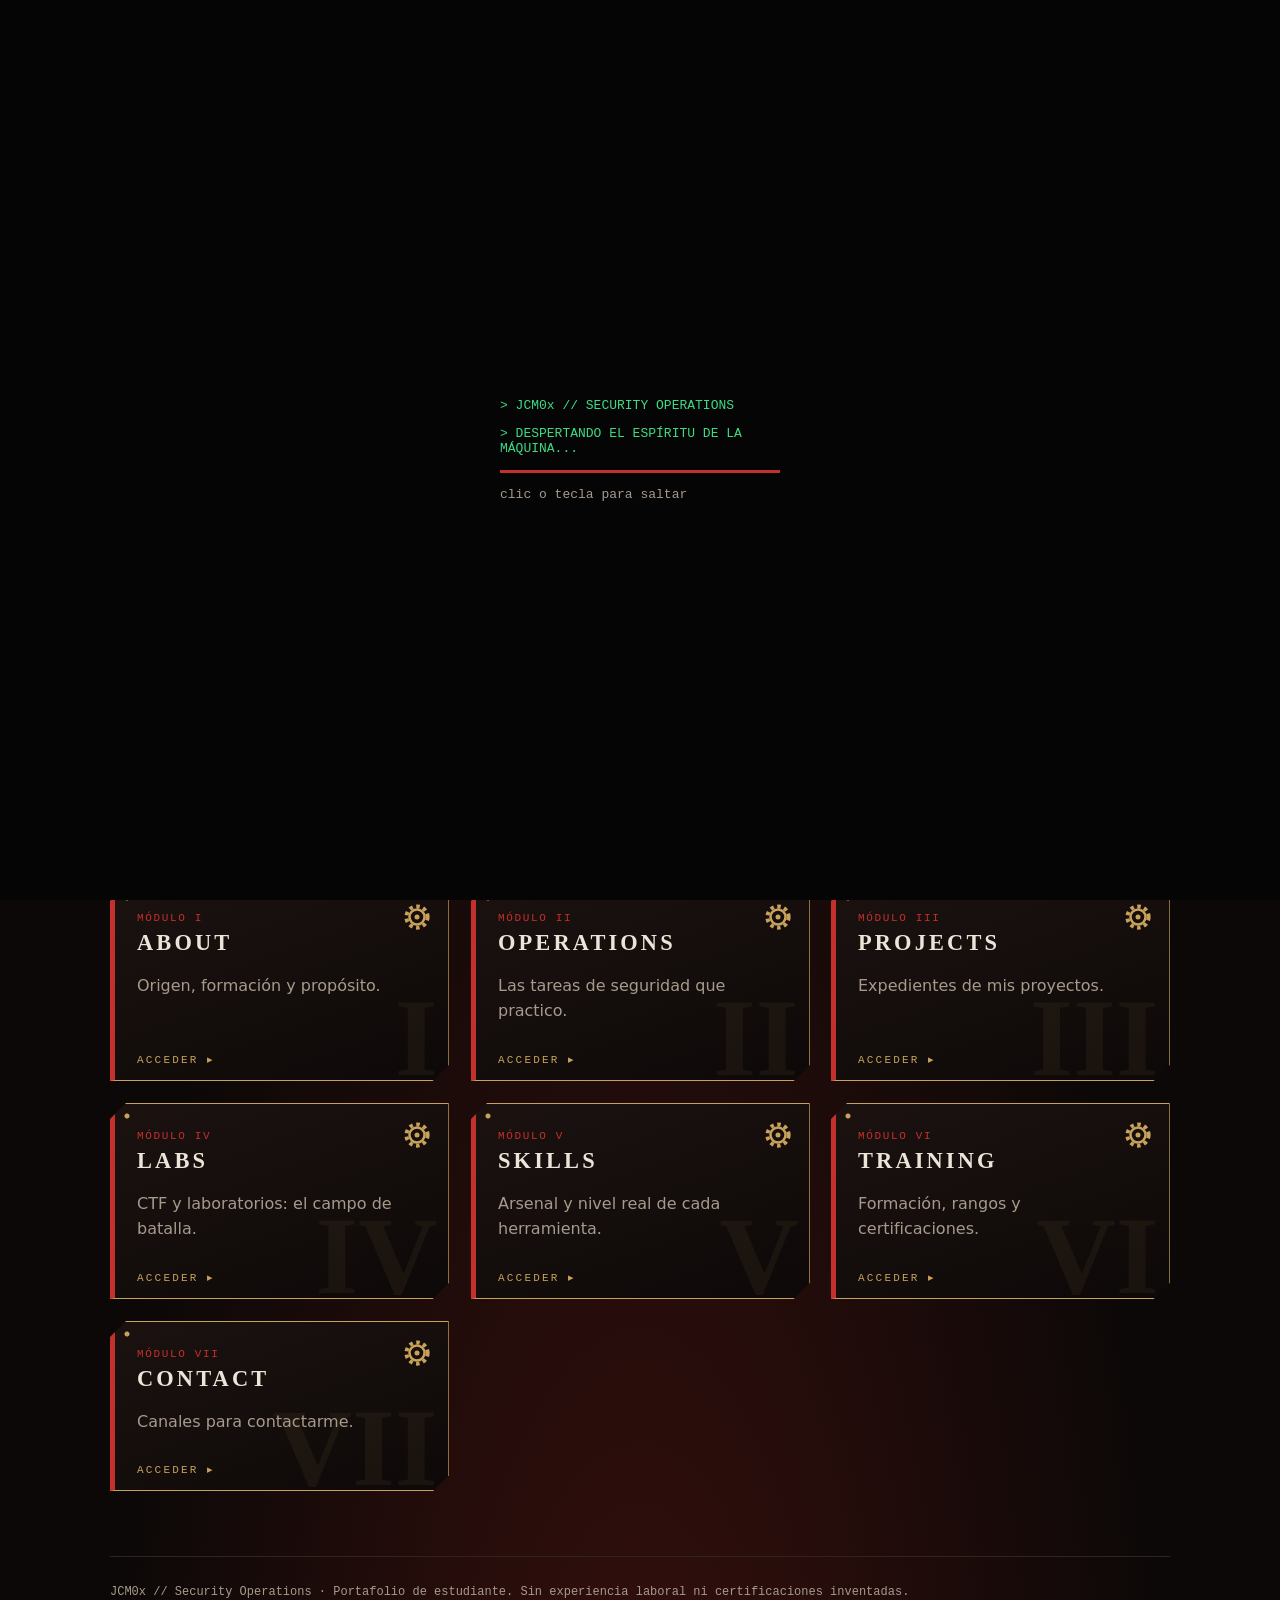
<file: index.html>
<!DOCTYPE html><html lang="es"><head><meta charset="utf-8"><meta name="viewport" content="width=device-width,initial-scale=1">
<title>HOME // JCM0x Security Operations</title><meta name="description" content="Portafolio de ciberseguridad de Jhonatan Steven: Blue Team, SOC, redes y práctica en pentesting."><meta name="theme-color" content="#0b0807">
<link rel="stylesheet" href="style.css"></head><body><canvas id="bg" aria-hidden="true"></canvas><a class="skip" href="#main">Saltar al contenido</a>
<header><div class="bar"><a class="brand" href="index.html"><svg class="cog" viewBox="0 0 24 24" width="22" height="22" aria-hidden="true" focusable="false"><circle cx="12" cy="12" r="8.5" fill="none" stroke="currentColor" stroke-width="3.2" stroke-dasharray="2.8 2.8"/><circle cx="12" cy="12" r="6" fill="none" stroke="currentColor" stroke-width="2"/><circle cx="12" cy="12" r="2" fill="currentColor"/></svg> JCM0x<span> // </span>SECOPS</a>
<button class="nav-toggle" aria-expanded="false" aria-controls="nav" aria-label="Abrir menú de navegación"><span>MENU</span> <svg class="cog" viewBox="0 0 24 24" width="22" height="22" aria-hidden="true" focusable="false"><circle cx="12" cy="12" r="8.5" fill="none" stroke="currentColor" stroke-width="3.2" stroke-dasharray="2.8 2.8"/><circle cx="12" cy="12" r="6" fill="none" stroke="currentColor" stroke-width="2"/><circle cx="12" cy="12" r="2" fill="currentColor"/></svg></button>
<nav id="nav" class="drawer" aria-label="Principal"><button class="dclose" type="button" aria-label="Cerrar menú">&#10005;</button><p class="dh">// NAVEGACIÓN DEL SISTEMA</p><ul><li><a href="index.html"><i>00</i><b>HOME</b><small>Portada del sistema</small></a></li><li><a href="about.html"><i>01</i><b>ABOUT</b><small>Quién soy y mi formación</small></a></li><li><a href="operations.html"><i>02</i><b>OPERATIONS</b><small>Tareas de seguridad en práctica</small></a></li><li><a href="projects.html"><i>03</i><b>PROJECTS</b><small>Case files de proyectos</small></a></li><li><a href="labs.html"><i>04</i><b>LABS</b><small>CTF y laboratorios</small></a></li><li><a href="skills.html"><i>05</i><b>SKILLS</b><small>Herramientas y nivel real</small></a></li><li><a href="training.html"><i>06</i><b>TRAINING</b><small>Formación y certificaciones</small></a></li><li><a href="contact.html"><i>07</i><b>CONTACT</b><small>GitHub, TryHackMe, LinkedIn, correo</small></a></li></ul><p class="dh dim">Elige un módulo para acceder.</p></nav><div class="veil" hidden></div></div>
<div class="bin" aria-hidden="true"><span>01001010 01000011 01001101 00110000 01111000 &#9670; 01010011 01000101 01000011 01001111 01010000 01010011 &#9670; 01001111 01001110 01001100 01001001 01001110 01000101 &#9670; 01001010 01000011 01001101 00110000 01111000 &#9670; 01010011 01000101 01000011 01001111 01010000 01010011 &#9670; 01001111 01001110 01001100 01001001 01001110 01000101</span></div></header>
<div id="boot" role="presentation"><div><p>&gt; JCM0x // SECURITY OPERATIONS</p><p>&gt; DESPERTANDO EL ESPÍRITU DE LA MÁQUINA...</p><i></i><p class="dim">clic o tecla para saltar</p></div></div>
<main id="main">
<section id="home" class="hero"><svg class="eye" viewBox="0 0 600 600" aria-hidden="true" focusable="false"><defs><radialGradient id="g"><stop offset="0" stop-color="#ff6b6e"/><stop offset=".35" stop-color="#c4302b"/><stop offset="1" stop-color="#c4302b" stop-opacity="0"/></radialGradient></defs><g fill="none"><circle cx="300" cy="300" r="282" stroke="#c4302b" stroke-width="1.5"/><g class="rot r1"><circle cx="300" cy="300" r="250" stroke="#c8a25a" stroke-width="22" stroke-dasharray="14 14"/><circle cx="300" cy="300" r="236" stroke="#c8a25a" stroke-width="2"/></g><g class="rot r2"><circle cx="300" cy="300" r="175" stroke="#c8a25a" stroke-width="14" stroke-dasharray="9 9"/><circle cx="300" cy="300" r="160" stroke="#c4302b" stroke-width="2" stroke-dasharray="40 12 4 12"/></g><path d="M300 10V80M300 520V590M10 300H80M520 300H590" stroke="#c4302b" stroke-width="2"/></g><circle class="core" cx="300" cy="300" r="95" fill="url(#g)"/><circle cx="300" cy="300" r="13" fill="#fff" fill-opacity=".85"/></svg><div>
<p class="warn">&#9650; ALERTA // LA RED DEBE SER DEFENDIDA</p>
<p class="sub">CYBERSECURITY STUDENT</p>
<h1 class="glitch" data-t="JCM0x">JCM<b>0x</b></h1>
<p class="prompt">jcm0x@secops:~$ <span>Sistema inicializado. Modo: aprendizaje.</span></p>
<p class="sub">BLUE TEAM // SOC // NETWORK SECURITY // PENTESTER</p>
<p class="sub">FOCO ACTUAL: <span id="role" style="color:var(--brass)">BLUE TEAM</span></p>
<p class="lead">Estudiante de Tecnólogo en Gestión de Redes de Datos (SENA), enfocado en Blue Team, SOC y seguridad de redes, con práctica en pentesting.</p>
<ul class="btns"><li><a class="btn primary" href="projects.html">VIEW PROJECTS</a></li><li><a class="btn" data-link="github" target="_blank" rel="noopener noreferrer" href="#">GITHUB</a></li><li><a class="btn" data-link="tryhackme" target="_blank" rel="noopener noreferrer" href="#">TRYHACKME</a></li><li><a class="btn" data-link="linkedin" target="_blank" rel="noopener noreferrer" href="#">LINKEDIN</a></li></ul>
</div>
<div class="ops-console" aria-label="Security Operations Console">
<div class="console-top"><div><span class="console-kicker">SEC // OPS</span><strong>SECURITY OPERATIONS CONSOLE</strong></div><span class="console-live"><i></i> SYSTEM ONLINE</span></div>
<div class="console-grid">
<div class="console-status"><div><span>NETWORK MONITOR</span><b>ACTIVE</b></div><div><span>LOG ANALYSIS</span><b>ACTIVE</b></div><div><span>THREAT MONITORING</span><b>LEARNING</b></div><div><span>INCIDENT ANALYSIS</span><b>LEARNING</b></div></div>
<div class="console-terminal"><div class="terminal-head"><span>TERMINAL // LOCAL</span><span>PORTFOLIO_DB</span></div><pre id="term" aria-live="polite" tabindex="0"></pre><label class="sr" for="cmd">Comando del terminal</label><div class="cmdline"><span aria-hidden="true">jcm0x@secops:~$</span><input id="cmd" autocomplete="off" spellcheck="false" placeholder="help"></div></div>
</div>
<div class="console-foot"><span>OPERATING MODE: <b>LEARNING</b></span><span>FOCUS: <b>BLUE TEAM</b></span><span>LOCAL CONSOLE · NO SYSTEM COMMANDS</span></div>
</div></section>
<section class="page"><h2>Módulos del sistema</h2><div class="grid modgrid"><a class="mod" href="about.html" data-n="I"><svg class="cog" viewBox="0 0 24 24" width="22" height="22" aria-hidden="true" focusable="false"><circle cx="12" cy="12" r="8.5" fill="none" stroke="currentColor" stroke-width="3.2" stroke-dasharray="2.8 2.8"/><circle cx="12" cy="12" r="6" fill="none" stroke="currentColor" stroke-width="2"/><circle cx="12" cy="12" r="2" fill="currentColor"/></svg><p class="kicker">MÓDULO I</p><h3>ABOUT</h3><p>Origen, formación y propósito.</p><span class="go">ACCEDER &#9656;</span></a><a class="mod" href="operations.html" data-n="II"><svg class="cog" viewBox="0 0 24 24" width="22" height="22" aria-hidden="true" focusable="false"><circle cx="12" cy="12" r="8.5" fill="none" stroke="currentColor" stroke-width="3.2" stroke-dasharray="2.8 2.8"/><circle cx="12" cy="12" r="6" fill="none" stroke="currentColor" stroke-width="2"/><circle cx="12" cy="12" r="2" fill="currentColor"/></svg><p class="kicker">MÓDULO II</p><h3>OPERATIONS</h3><p>Las tareas de seguridad que practico.</p><span class="go">ACCEDER &#9656;</span></a><a class="mod" href="projects.html" data-n="III"><svg class="cog" viewBox="0 0 24 24" width="22" height="22" aria-hidden="true" focusable="false"><circle cx="12" cy="12" r="8.5" fill="none" stroke="currentColor" stroke-width="3.2" stroke-dasharray="2.8 2.8"/><circle cx="12" cy="12" r="6" fill="none" stroke="currentColor" stroke-width="2"/><circle cx="12" cy="12" r="2" fill="currentColor"/></svg><p class="kicker">MÓDULO III</p><h3>PROJECTS</h3><p>Expedientes de mis proyectos.</p><span class="go">ACCEDER &#9656;</span></a><a class="mod" href="labs.html" data-n="IV"><svg class="cog" viewBox="0 0 24 24" width="22" height="22" aria-hidden="true" focusable="false"><circle cx="12" cy="12" r="8.5" fill="none" stroke="currentColor" stroke-width="3.2" stroke-dasharray="2.8 2.8"/><circle cx="12" cy="12" r="6" fill="none" stroke="currentColor" stroke-width="2"/><circle cx="12" cy="12" r="2" fill="currentColor"/></svg><p class="kicker">MÓDULO IV</p><h3>LABS</h3><p>CTF y laboratorios: el campo de batalla.</p><span class="go">ACCEDER &#9656;</span></a><a class="mod" href="skills.html" data-n="V"><svg class="cog" viewBox="0 0 24 24" width="22" height="22" aria-hidden="true" focusable="false"><circle cx="12" cy="12" r="8.5" fill="none" stroke="currentColor" stroke-width="3.2" stroke-dasharray="2.8 2.8"/><circle cx="12" cy="12" r="6" fill="none" stroke="currentColor" stroke-width="2"/><circle cx="12" cy="12" r="2" fill="currentColor"/></svg><p class="kicker">MÓDULO V</p><h3>SKILLS</h3><p>Arsenal y nivel real de cada herramienta.</p><span class="go">ACCEDER &#9656;</span></a><a class="mod" href="training.html" data-n="VI"><svg class="cog" viewBox="0 0 24 24" width="22" height="22" aria-hidden="true" focusable="false"><circle cx="12" cy="12" r="8.5" fill="none" stroke="currentColor" stroke-width="3.2" stroke-dasharray="2.8 2.8"/><circle cx="12" cy="12" r="6" fill="none" stroke="currentColor" stroke-width="2"/><circle cx="12" cy="12" r="2" fill="currentColor"/></svg><p class="kicker">MÓDULO VI</p><h3>TRAINING</h3><p>Formación, rangos y certificaciones.</p><span class="go">ACCEDER &#9656;</span></a><a class="mod" href="contact.html" data-n="VII"><svg class="cog" viewBox="0 0 24 24" width="22" height="22" aria-hidden="true" focusable="false"><circle cx="12" cy="12" r="8.5" fill="none" stroke="currentColor" stroke-width="3.2" stroke-dasharray="2.8 2.8"/><circle cx="12" cy="12" r="6" fill="none" stroke="currentColor" stroke-width="2"/><circle cx="12" cy="12" r="2" fill="currentColor"/></svg><p class="kicker">MÓDULO VII</p><h3>CONTACT</h3><p>Canales para contactarme.</p><span class="go">ACCEDER &#9656;</span></a></div></section>
</main>
<footer>JCM0x // Security Operations · Portafolio de estudiante. Sin experiencia laboral ni certificaciones inventadas.</footer>
<script src="data.js"></script><script src="main.js"></script><script src="fx.js"></script></body></html>
</file>
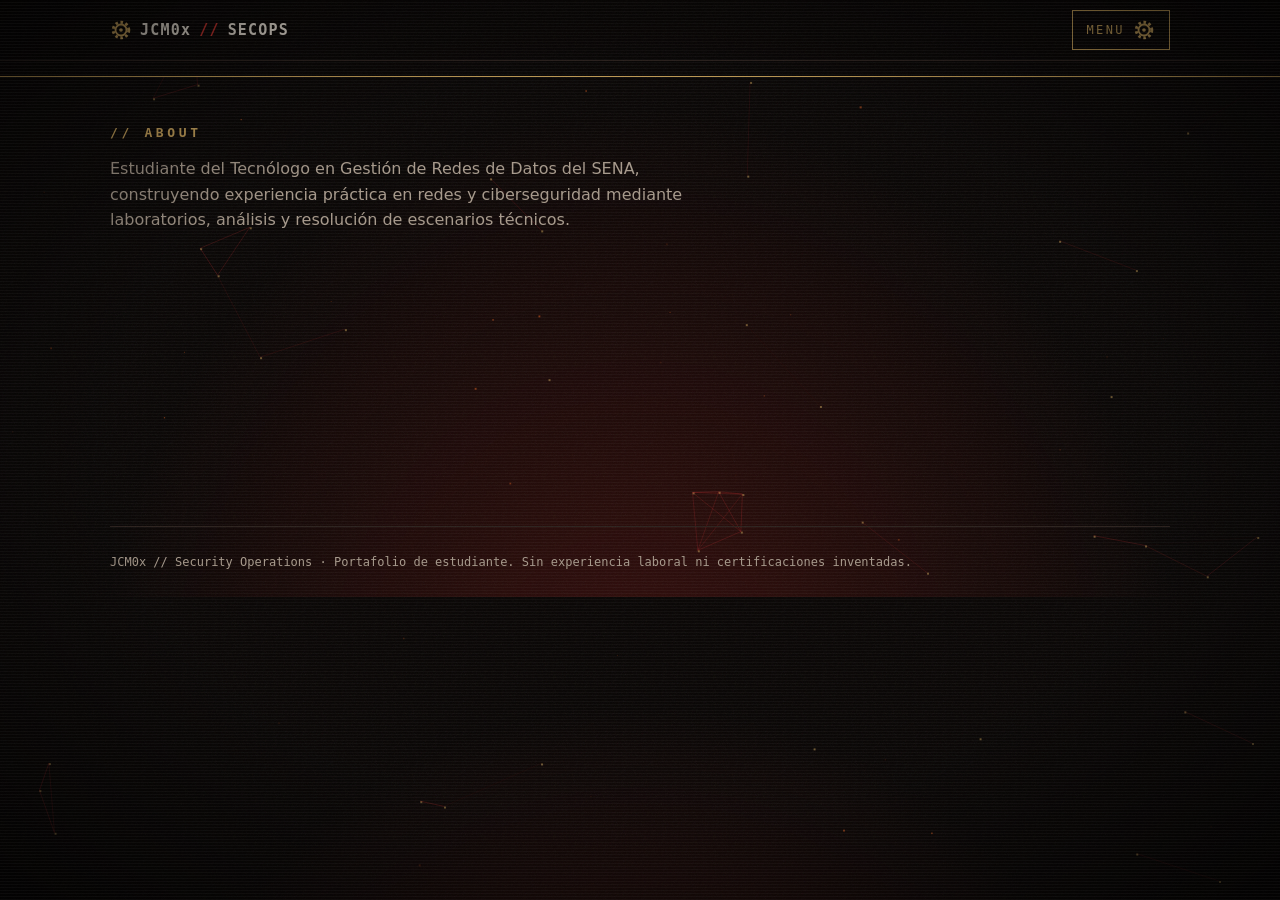
<file: about.html>
<!DOCTYPE html><html lang="es"><head><meta charset="utf-8"><meta name="viewport" content="width=device-width,initial-scale=1">
<title>ABOUT // JCM0x Security Operations</title><meta name="description" content="Portafolio de ciberseguridad de Jhonatan Steven: Blue Team, SOC, redes y práctica en pentesting."><meta name="theme-color" content="#0b0807">
<link rel="stylesheet" href="style.css"></head><body><canvas id="bg" aria-hidden="true"></canvas><a class="skip" href="#main">Saltar al contenido</a>
<header><div class="bar"><a class="brand" href="index.html"><svg class="cog" viewBox="0 0 24 24" width="22" height="22" aria-hidden="true" focusable="false"><circle cx="12" cy="12" r="8.5" fill="none" stroke="currentColor" stroke-width="3.2" stroke-dasharray="2.8 2.8"/><circle cx="12" cy="12" r="6" fill="none" stroke="currentColor" stroke-width="2"/><circle cx="12" cy="12" r="2" fill="currentColor"/></svg> JCM0x<span> // </span>SECOPS</a>
<button class="nav-toggle" aria-expanded="false" aria-controls="nav" aria-label="Abrir menú de navegación"><span>MENU</span> <svg class="cog" viewBox="0 0 24 24" width="22" height="22" aria-hidden="true" focusable="false"><circle cx="12" cy="12" r="8.5" fill="none" stroke="currentColor" stroke-width="3.2" stroke-dasharray="2.8 2.8"/><circle cx="12" cy="12" r="6" fill="none" stroke="currentColor" stroke-width="2"/><circle cx="12" cy="12" r="2" fill="currentColor"/></svg></button>
<nav id="nav" class="drawer" aria-label="Principal"><button class="dclose" type="button" aria-label="Cerrar menú">&#10005;</button><p class="dh">// NAVEGACIÓN DEL SISTEMA</p><ul><li><a href="index.html"><i>00</i><b>HOME</b><small>Portada del sistema</small></a></li><li><a href="about.html"><i>01</i><b>ABOUT</b><small>Quién soy y mi formación</small></a></li><li><a href="operations.html"><i>02</i><b>OPERATIONS</b><small>Tareas de seguridad en práctica</small></a></li><li><a href="projects.html"><i>03</i><b>PROJECTS</b><small>Case files de proyectos</small></a></li><li><a href="labs.html"><i>04</i><b>LABS</b><small>CTF y laboratorios</small></a></li><li><a href="skills.html"><i>05</i><b>SKILLS</b><small>Herramientas y nivel real</small></a></li><li><a href="training.html"><i>06</i><b>TRAINING</b><small>Formación y certificaciones</small></a></li><li><a href="contact.html"><i>07</i><b>CONTACT</b><small>GitHub, TryHackMe, LinkedIn, correo</small></a></li></ul><p class="dh dim">Elige un módulo para acceder.</p></nav><div class="veil" hidden></div></div>
<div class="bin" aria-hidden="true"><span>01001010 01000011 01001101 00110000 01111000 &#9670; 01010011 01000101 01000011 01001111 01010000 01010011 &#9670; 01001111 01001110 01001100 01001001 01001110 01000101 &#9670; 01001010 01000011 01001101 00110000 01111000 &#9670; 01010011 01000101 01000011 01001111 01010000 01010011 &#9670; 01001111 01001110 01001100 01001001 01001110 01000101</span></div></header>
<main id="main">
<section class="page"><h2>About</h2><p class="lead">Estudiante del Tecnólogo en Gestión de Redes de Datos del SENA, construyendo experiencia práctica en redes y ciberseguridad mediante laboratorios, análisis y resolución de escenarios técnicos.</p></section>
</main>
<footer>JCM0x // Security Operations · Portafolio de estudiante. Sin experiencia laboral ni certificaciones inventadas.</footer>
<script src="data.js"></script><script src="main.js"></script><script src="fx.js"></script></body></html>
</file>
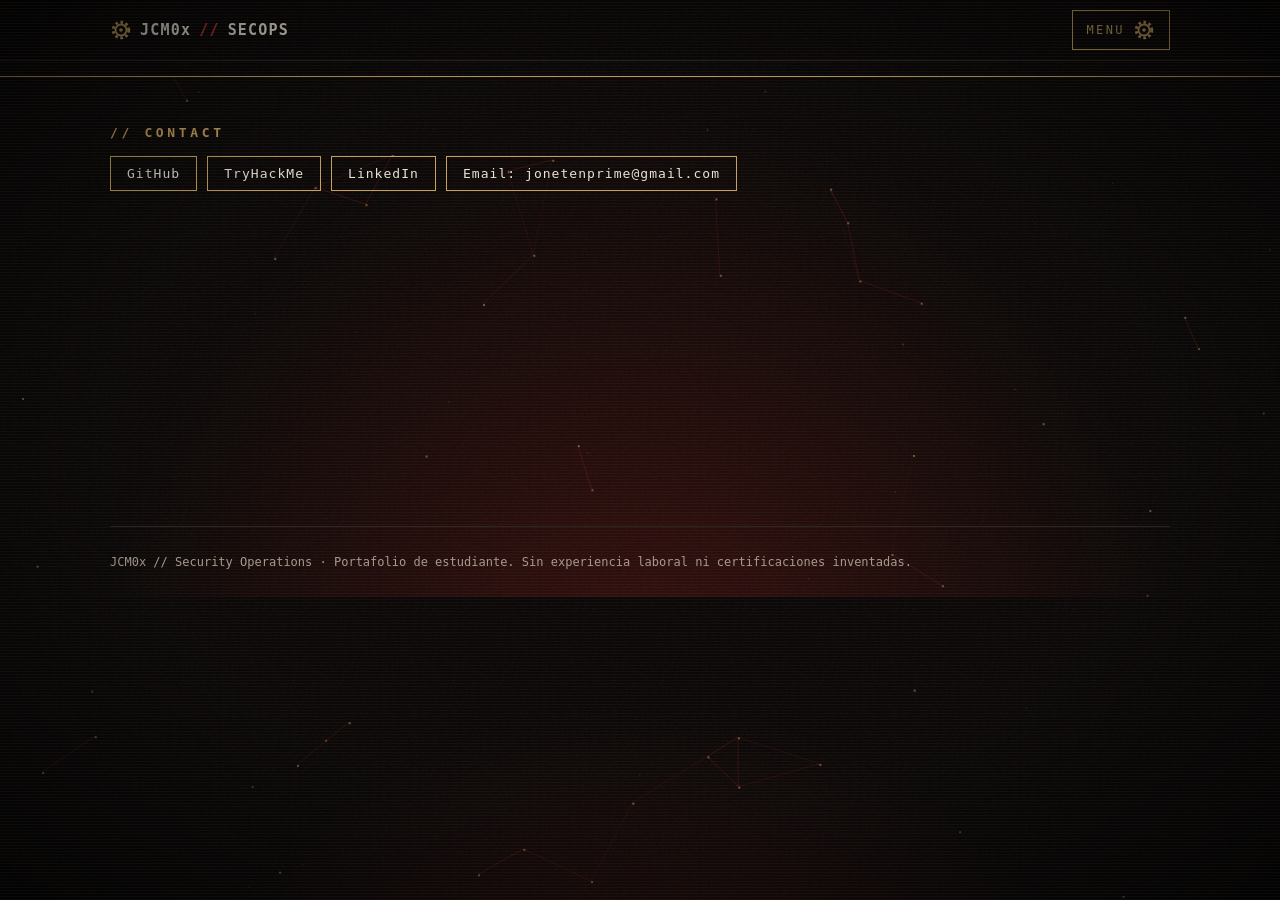
<file: contact.html>
<!DOCTYPE html><html lang="es"><head><meta charset="utf-8"><meta name="viewport" content="width=device-width,initial-scale=1">
<title>CONTACT // JCM0x Security Operations</title><meta name="description" content="Portafolio de ciberseguridad de Jhonatan Steven: Blue Team, SOC, redes y práctica en pentesting."><meta name="theme-color" content="#0b0807">
<link rel="stylesheet" href="style.css"></head><body><canvas id="bg" aria-hidden="true"></canvas><a class="skip" href="#main">Saltar al contenido</a>
<header><div class="bar"><a class="brand" href="index.html"><svg class="cog" viewBox="0 0 24 24" width="22" height="22" aria-hidden="true" focusable="false"><circle cx="12" cy="12" r="8.5" fill="none" stroke="currentColor" stroke-width="3.2" stroke-dasharray="2.8 2.8"/><circle cx="12" cy="12" r="6" fill="none" stroke="currentColor" stroke-width="2"/><circle cx="12" cy="12" r="2" fill="currentColor"/></svg> JCM0x<span> // </span>SECOPS</a>
<button class="nav-toggle" aria-expanded="false" aria-controls="nav" aria-label="Abrir menú de navegación"><span>MENU</span> <svg class="cog" viewBox="0 0 24 24" width="22" height="22" aria-hidden="true" focusable="false"><circle cx="12" cy="12" r="8.5" fill="none" stroke="currentColor" stroke-width="3.2" stroke-dasharray="2.8 2.8"/><circle cx="12" cy="12" r="6" fill="none" stroke="currentColor" stroke-width="2"/><circle cx="12" cy="12" r="2" fill="currentColor"/></svg></button>
<nav id="nav" class="drawer" aria-label="Principal"><button class="dclose" type="button" aria-label="Cerrar menú">&#10005;</button><p class="dh">// NAVEGACIÓN DEL SISTEMA</p><ul><li><a href="index.html"><i>00</i><b>HOME</b><small>Portada del sistema</small></a></li><li><a href="about.html"><i>01</i><b>ABOUT</b><small>Quién soy y mi formación</small></a></li><li><a href="operations.html"><i>02</i><b>OPERATIONS</b><small>Tareas de seguridad en práctica</small></a></li><li><a href="projects.html"><i>03</i><b>PROJECTS</b><small>Case files de proyectos</small></a></li><li><a href="labs.html"><i>04</i><b>LABS</b><small>CTF y laboratorios</small></a></li><li><a href="skills.html"><i>05</i><b>SKILLS</b><small>Herramientas y nivel real</small></a></li><li><a href="training.html"><i>06</i><b>TRAINING</b><small>Formación y certificaciones</small></a></li><li><a href="contact.html"><i>07</i><b>CONTACT</b><small>GitHub, TryHackMe, LinkedIn, correo</small></a></li></ul><p class="dh dim">Elige un módulo para acceder.</p></nav><div class="veil" hidden></div></div>
<div class="bin" aria-hidden="true"><span>01001010 01000011 01001101 00110000 01111000 &#9670; 01010011 01000101 01000011 01001111 01010000 01010011 &#9670; 01001111 01001110 01001100 01001001 01001110 01000101 &#9670; 01001010 01000011 01001101 00110000 01111000 &#9670; 01010011 01000101 01000011 01001111 01010000 01010011 &#9670; 01001111 01001110 01001100 01001001 01001110 01000101</span></div></header>
<main id="main">
<section class="page"><h2>Contact</h2><ul id="contact-list"></ul></section>
</main>
<footer>JCM0x // Security Operations · Portafolio de estudiante. Sin experiencia laboral ni certificaciones inventadas.</footer>
<script src="data.js"></script><script src="main.js"></script><script src="fx.js"></script></body></html>
</file>
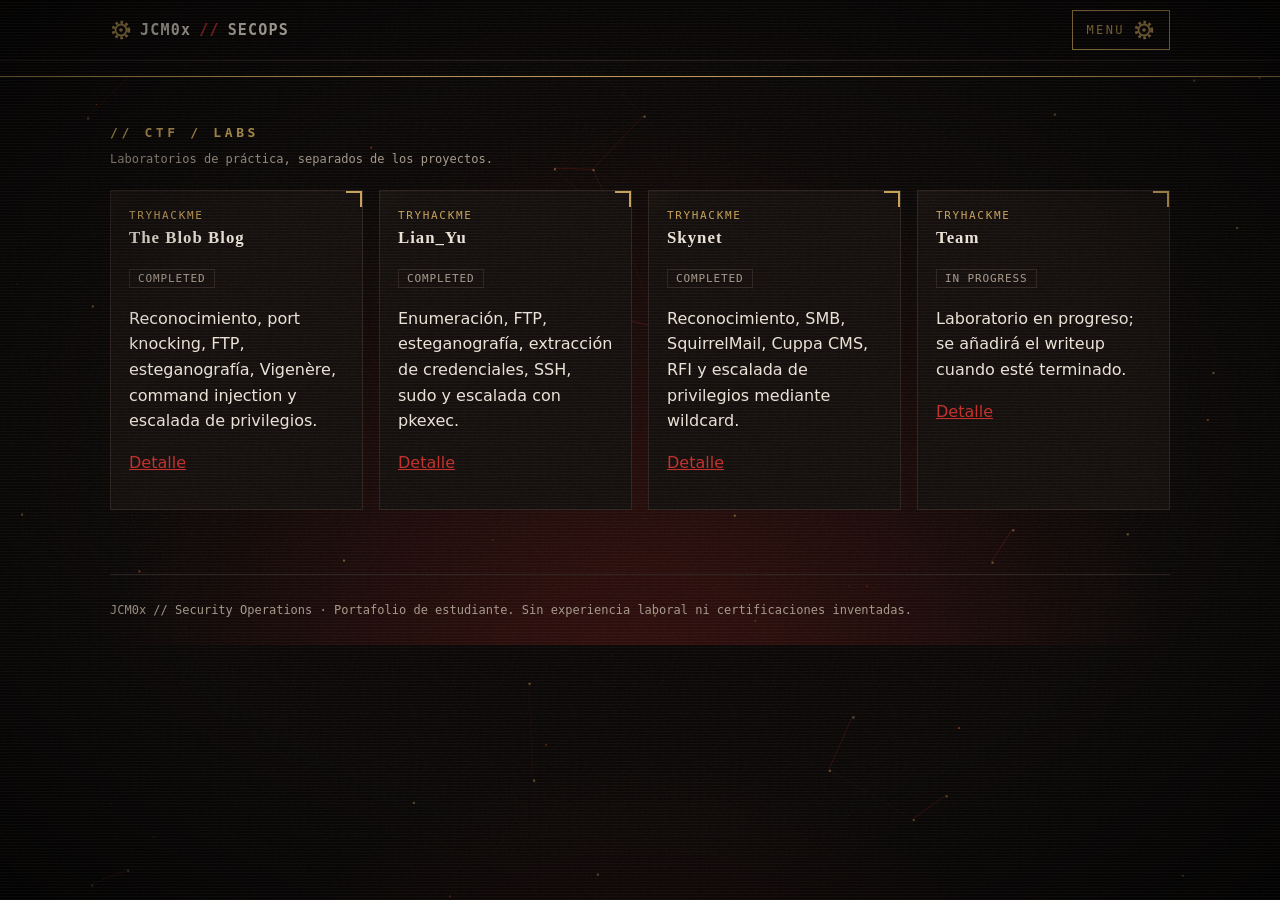
<file: labs.html>
<!DOCTYPE html><html lang="es"><head><meta charset="utf-8"><meta name="viewport" content="width=device-width,initial-scale=1">
<title>LABS // JCM0x Security Operations</title><meta name="description" content="Portafolio de ciberseguridad de Jhonatan Steven: Blue Team, SOC, redes y práctica en pentesting."><meta name="theme-color" content="#0b0807">
<link rel="stylesheet" href="style.css"></head><body><canvas id="bg" aria-hidden="true"></canvas><a class="skip" href="#main">Saltar al contenido</a>
<header><div class="bar"><a class="brand" href="index.html"><svg class="cog" viewBox="0 0 24 24" width="22" height="22" aria-hidden="true" focusable="false"><circle cx="12" cy="12" r="8.5" fill="none" stroke="currentColor" stroke-width="3.2" stroke-dasharray="2.8 2.8"/><circle cx="12" cy="12" r="6" fill="none" stroke="currentColor" stroke-width="2"/><circle cx="12" cy="12" r="2" fill="currentColor"/></svg> JCM0x<span> // </span>SECOPS</a>
<button class="nav-toggle" aria-expanded="false" aria-controls="nav" aria-label="Abrir menú de navegación"><span>MENU</span> <svg class="cog" viewBox="0 0 24 24" width="22" height="22" aria-hidden="true" focusable="false"><circle cx="12" cy="12" r="8.5" fill="none" stroke="currentColor" stroke-width="3.2" stroke-dasharray="2.8 2.8"/><circle cx="12" cy="12" r="6" fill="none" stroke="currentColor" stroke-width="2"/><circle cx="12" cy="12" r="2" fill="currentColor"/></svg></button>
<nav id="nav" class="drawer" aria-label="Principal"><button class="dclose" type="button" aria-label="Cerrar menú">&#10005;</button><p class="dh">// NAVEGACIÓN DEL SISTEMA</p><ul><li><a href="index.html"><i>00</i><b>HOME</b><small>Portada del sistema</small></a></li><li><a href="about.html"><i>01</i><b>ABOUT</b><small>Quién soy y mi formación</small></a></li><li><a href="operations.html"><i>02</i><b>OPERATIONS</b><small>Tareas de seguridad en práctica</small></a></li><li><a href="projects.html"><i>03</i><b>PROJECTS</b><small>Case files de proyectos</small></a></li><li><a href="labs.html"><i>04</i><b>LABS</b><small>CTF y laboratorios</small></a></li><li><a href="skills.html"><i>05</i><b>SKILLS</b><small>Herramientas y nivel real</small></a></li><li><a href="training.html"><i>06</i><b>TRAINING</b><small>Formación y certificaciones</small></a></li><li><a href="contact.html"><i>07</i><b>CONTACT</b><small>GitHub, TryHackMe, LinkedIn, correo</small></a></li></ul><p class="dh dim">Elige un módulo para acceder.</p></nav><div class="veil" hidden></div></div>
<div class="bin" aria-hidden="true"><span>01001010 01000011 01001101 00110000 01111000 &#9670; 01010011 01000101 01000011 01001111 01010000 01010011 &#9670; 01001111 01001110 01001100 01001001 01001110 01000101 &#9670; 01001010 01000011 01001101 00110000 01111000 &#9670; 01010011 01000101 01000011 01001111 01010000 01010011 &#9670; 01001111 01001110 01001100 01001001 01001110 01000101</span></div></header>
<main id="main">
<section class="page"><h2>CTF / Labs</h2><p class="note">Laboratorios de práctica, separados de los proyectos.</p><div class="grid" id="lab-list"></div></section>
</main>
<footer>JCM0x // Security Operations · Portafolio de estudiante. Sin experiencia laboral ni certificaciones inventadas.</footer>
<script src="data.js"></script><script src="main.js"></script><script src="fx.js"></script></body></html>
</file>
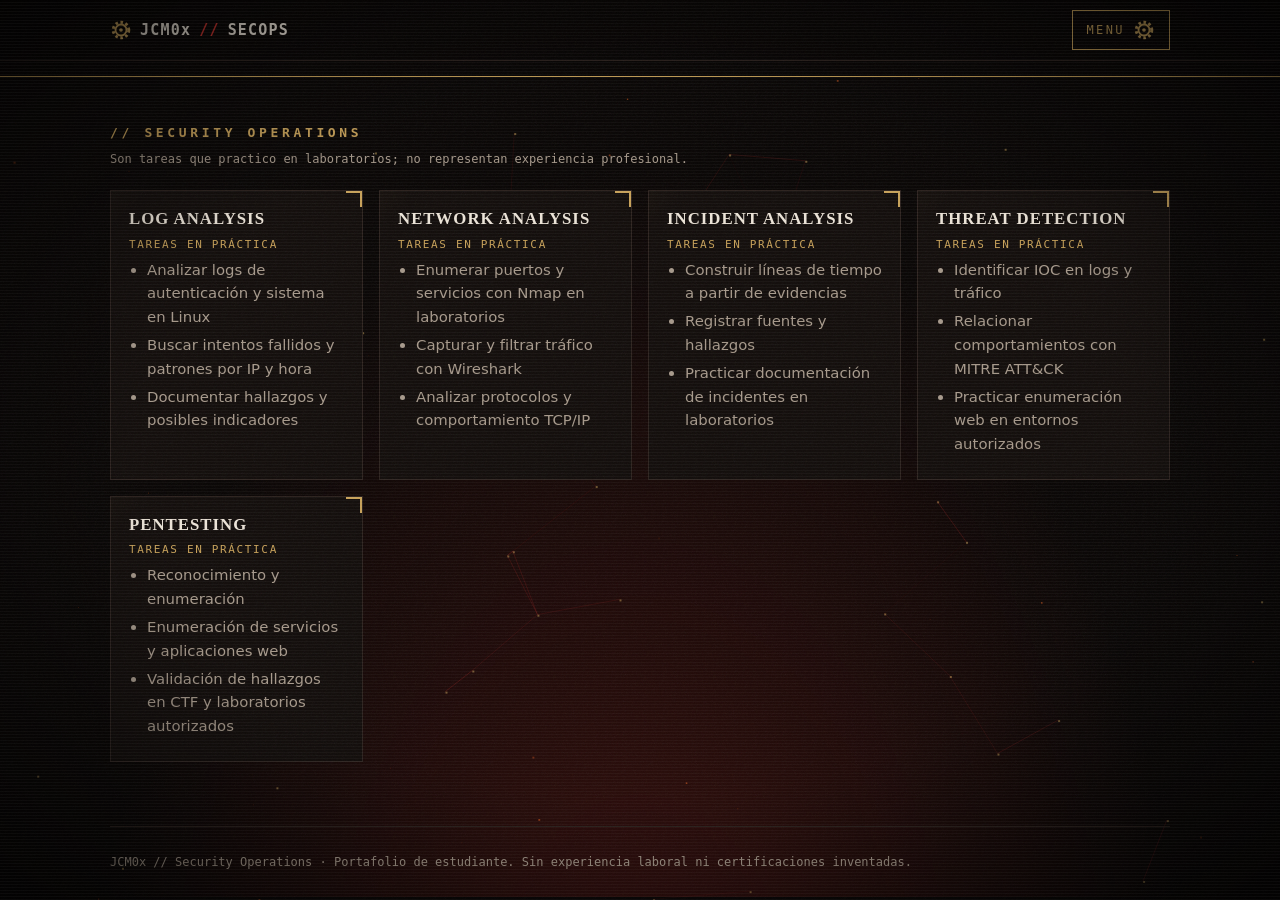
<file: operations.html>
<!DOCTYPE html><html lang="es"><head><meta charset="utf-8"><meta name="viewport" content="width=device-width,initial-scale=1">
<title>OPERATIONS // JCM0x Security Operations</title><meta name="description" content="Portafolio de ciberseguridad de Jhonatan Steven: Blue Team, SOC, redes y práctica en pentesting."><meta name="theme-color" content="#0b0807">
<link rel="stylesheet" href="style.css"></head><body><canvas id="bg" aria-hidden="true"></canvas><a class="skip" href="#main">Saltar al contenido</a>
<header><div class="bar"><a class="brand" href="index.html"><svg class="cog" viewBox="0 0 24 24" width="22" height="22" aria-hidden="true" focusable="false"><circle cx="12" cy="12" r="8.5" fill="none" stroke="currentColor" stroke-width="3.2" stroke-dasharray="2.8 2.8"/><circle cx="12" cy="12" r="6" fill="none" stroke="currentColor" stroke-width="2"/><circle cx="12" cy="12" r="2" fill="currentColor"/></svg> JCM0x<span> // </span>SECOPS</a>
<button class="nav-toggle" aria-expanded="false" aria-controls="nav" aria-label="Abrir menú de navegación"><span>MENU</span> <svg class="cog" viewBox="0 0 24 24" width="22" height="22" aria-hidden="true" focusable="false"><circle cx="12" cy="12" r="8.5" fill="none" stroke="currentColor" stroke-width="3.2" stroke-dasharray="2.8 2.8"/><circle cx="12" cy="12" r="6" fill="none" stroke="currentColor" stroke-width="2"/><circle cx="12" cy="12" r="2" fill="currentColor"/></svg></button>
<nav id="nav" class="drawer" aria-label="Principal"><button class="dclose" type="button" aria-label="Cerrar menú">&#10005;</button><p class="dh">// NAVEGACIÓN DEL SISTEMA</p><ul><li><a href="index.html"><i>00</i><b>HOME</b><small>Portada del sistema</small></a></li><li><a href="about.html"><i>01</i><b>ABOUT</b><small>Quién soy y mi formación</small></a></li><li><a href="operations.html"><i>02</i><b>OPERATIONS</b><small>Tareas de seguridad en práctica</small></a></li><li><a href="projects.html"><i>03</i><b>PROJECTS</b><small>Case files de proyectos</small></a></li><li><a href="labs.html"><i>04</i><b>LABS</b><small>CTF y laboratorios</small></a></li><li><a href="skills.html"><i>05</i><b>SKILLS</b><small>Herramientas y nivel real</small></a></li><li><a href="training.html"><i>06</i><b>TRAINING</b><small>Formación y certificaciones</small></a></li><li><a href="contact.html"><i>07</i><b>CONTACT</b><small>GitHub, TryHackMe, LinkedIn, correo</small></a></li></ul><p class="dh dim">Elige un módulo para acceder.</p></nav><div class="veil" hidden></div></div>
<div class="bin" aria-hidden="true"><span>01001010 01000011 01001101 00110000 01111000 &#9670; 01010011 01000101 01000011 01001111 01010000 01010011 &#9670; 01001111 01001110 01001100 01001001 01001110 01000101 &#9670; 01001010 01000011 01001101 00110000 01111000 &#9670; 01010011 01000101 01000011 01001111 01010000 01010011 &#9670; 01001111 01001110 01001100 01001001 01001110 01000101</span></div></header>
<main id="main">
<section class="page"><h2>Security Operations</h2><p class="note">Son tareas que practico en laboratorios; no representan experiencia profesional.</p><div class="grid" id="ops-grid"></div></section>
</main>
<footer>JCM0x // Security Operations · Portafolio de estudiante. Sin experiencia laboral ni certificaciones inventadas.</footer>
<script src="data.js"></script><script src="main.js"></script><script src="fx.js"></script></body></html>
</file>
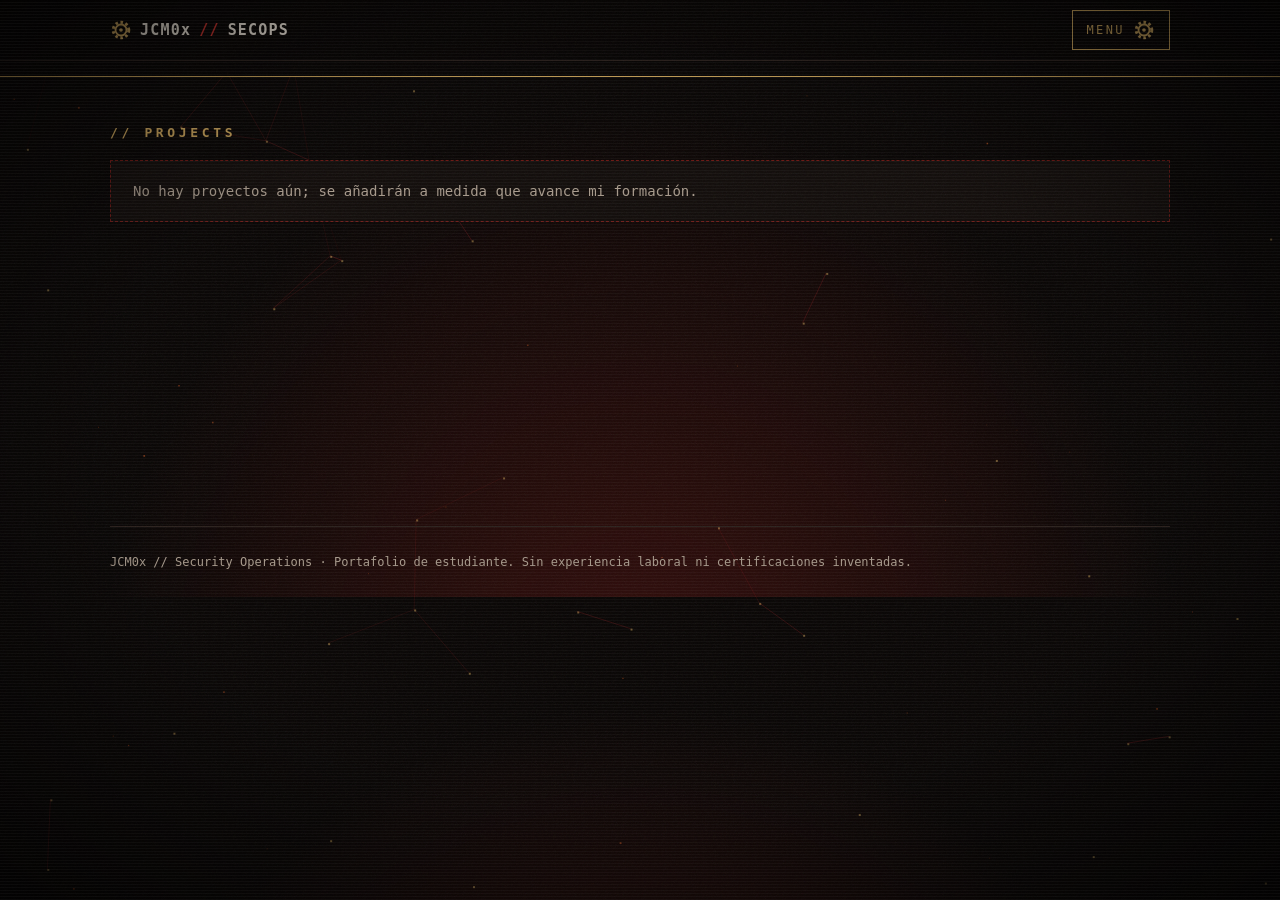
<file: projects.html>
<!DOCTYPE html><html lang="es"><head><meta charset="utf-8"><meta name="viewport" content="width=device-width,initial-scale=1">
<title>PROJECTS // JCM0x Security Operations</title><meta name="description" content="Portafolio de ciberseguridad de Jhonatan Steven: Blue Team, SOC, redes y práctica en pentesting."><meta name="theme-color" content="#0b0807">
<link rel="stylesheet" href="style.css"></head><body><canvas id="bg" aria-hidden="true"></canvas><a class="skip" href="#main">Saltar al contenido</a>
<header><div class="bar"><a class="brand" href="index.html"><svg class="cog" viewBox="0 0 24 24" width="22" height="22" aria-hidden="true" focusable="false"><circle cx="12" cy="12" r="8.5" fill="none" stroke="currentColor" stroke-width="3.2" stroke-dasharray="2.8 2.8"/><circle cx="12" cy="12" r="6" fill="none" stroke="currentColor" stroke-width="2"/><circle cx="12" cy="12" r="2" fill="currentColor"/></svg> JCM0x<span> // </span>SECOPS</a>
<button class="nav-toggle" aria-expanded="false" aria-controls="nav" aria-label="Abrir menú de navegación"><span>MENU</span> <svg class="cog" viewBox="0 0 24 24" width="22" height="22" aria-hidden="true" focusable="false"><circle cx="12" cy="12" r="8.5" fill="none" stroke="currentColor" stroke-width="3.2" stroke-dasharray="2.8 2.8"/><circle cx="12" cy="12" r="6" fill="none" stroke="currentColor" stroke-width="2"/><circle cx="12" cy="12" r="2" fill="currentColor"/></svg></button>
<nav id="nav" class="drawer" aria-label="Principal"><button class="dclose" type="button" aria-label="Cerrar menú">&#10005;</button><p class="dh">// NAVEGACIÓN DEL SISTEMA</p><ul><li><a href="index.html"><i>00</i><b>HOME</b><small>Portada del sistema</small></a></li><li><a href="about.html"><i>01</i><b>ABOUT</b><small>Quién soy y mi formación</small></a></li><li><a href="operations.html"><i>02</i><b>OPERATIONS</b><small>Tareas de seguridad en práctica</small></a></li><li><a href="projects.html"><i>03</i><b>PROJECTS</b><small>Case files de proyectos</small></a></li><li><a href="labs.html"><i>04</i><b>LABS</b><small>CTF y laboratorios</small></a></li><li><a href="skills.html"><i>05</i><b>SKILLS</b><small>Herramientas y nivel real</small></a></li><li><a href="training.html"><i>06</i><b>TRAINING</b><small>Formación y certificaciones</small></a></li><li><a href="contact.html"><i>07</i><b>CONTACT</b><small>GitHub, TryHackMe, LinkedIn, correo</small></a></li></ul><p class="dh dim">Elige un módulo para acceder.</p></nav><div class="veil" hidden></div></div>
<div class="bin" aria-hidden="true"><span>01001010 01000011 01001101 00110000 01111000 &#9670; 01010011 01000101 01000011 01001111 01010000 01010011 &#9670; 01001111 01001110 01001100 01001001 01001110 01000101 &#9670; 01001010 01000011 01001101 00110000 01111000 &#9670; 01010011 01000101 01000011 01001111 01010000 01010011 &#9670; 01001111 01001110 01001100 01001001 01001110 01000101</span></div></header>
<main id="main">
<section class="page"><h2>Projects</h2><div id="project-list"></div></section>
</main>
<footer>JCM0x // Security Operations · Portafolio de estudiante. Sin experiencia laboral ni certificaciones inventadas.</footer>
<script src="data.js"></script><script src="main.js"></script><script src="fx.js"></script></body></html>
</file>
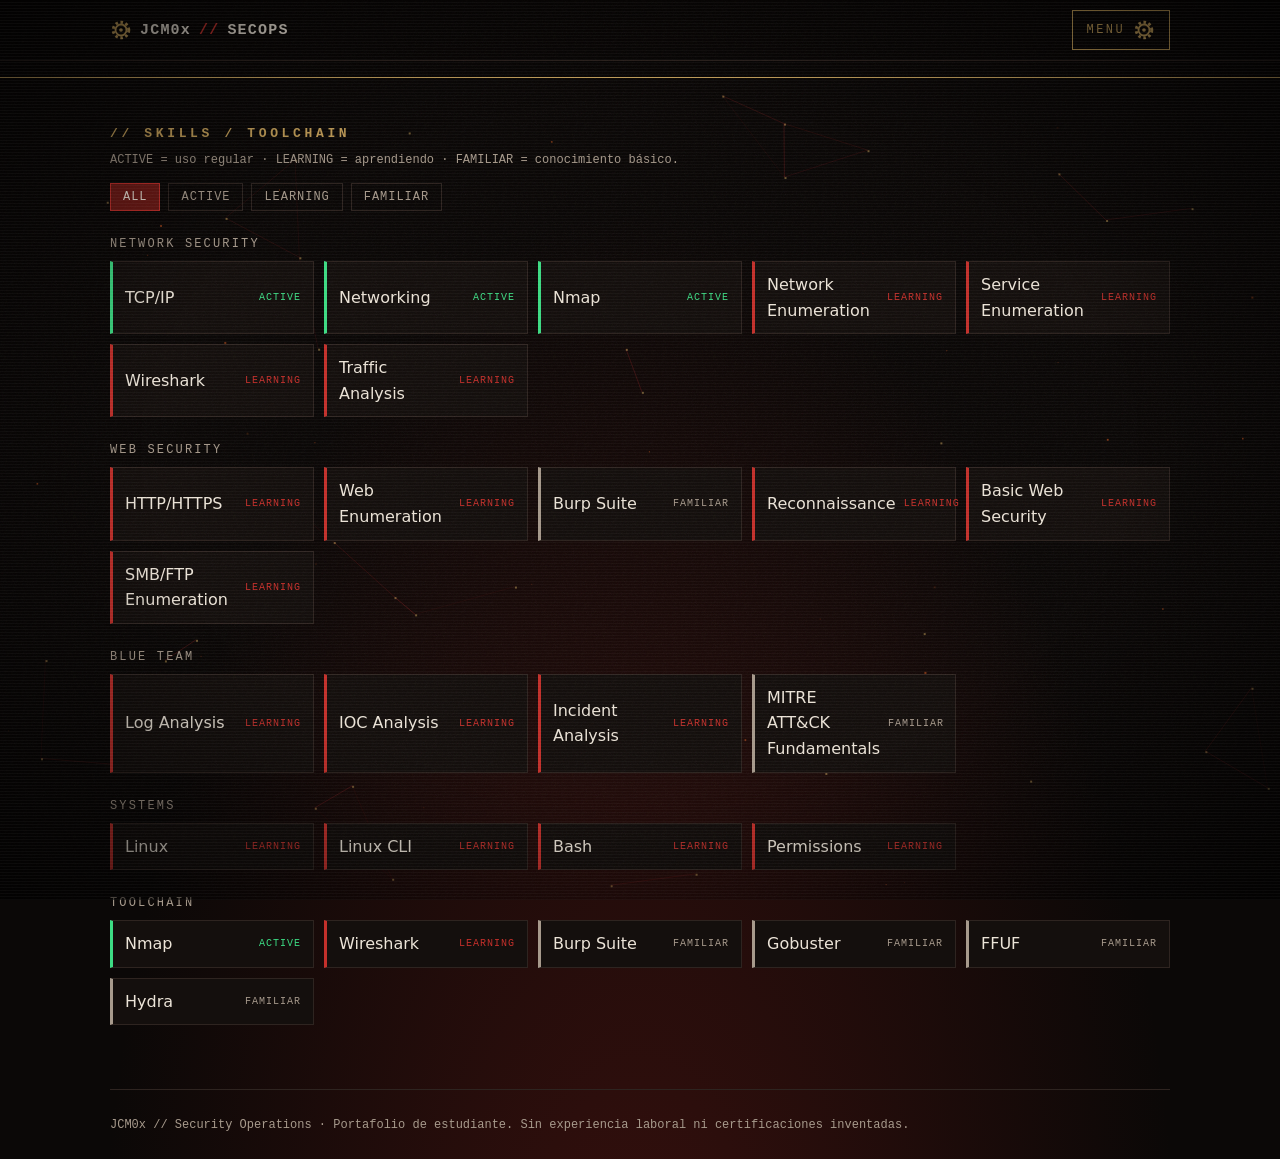
<file: skills.html>
<!DOCTYPE html><html lang="es"><head><meta charset="utf-8"><meta name="viewport" content="width=device-width,initial-scale=1">
<title>SKILLS // JCM0x Security Operations</title><meta name="description" content="Portafolio de ciberseguridad de Jhonatan Steven: Blue Team, SOC, redes y práctica en pentesting."><meta name="theme-color" content="#0b0807">
<link rel="stylesheet" href="style.css"></head><body><canvas id="bg" aria-hidden="true"></canvas><a class="skip" href="#main">Saltar al contenido</a>
<header><div class="bar"><a class="brand" href="index.html"><svg class="cog" viewBox="0 0 24 24" width="22" height="22" aria-hidden="true" focusable="false"><circle cx="12" cy="12" r="8.5" fill="none" stroke="currentColor" stroke-width="3.2" stroke-dasharray="2.8 2.8"/><circle cx="12" cy="12" r="6" fill="none" stroke="currentColor" stroke-width="2"/><circle cx="12" cy="12" r="2" fill="currentColor"/></svg> JCM0x<span> // </span>SECOPS</a>
<button class="nav-toggle" aria-expanded="false" aria-controls="nav" aria-label="Abrir menú de navegación"><span>MENU</span> <svg class="cog" viewBox="0 0 24 24" width="22" height="22" aria-hidden="true" focusable="false"><circle cx="12" cy="12" r="8.5" fill="none" stroke="currentColor" stroke-width="3.2" stroke-dasharray="2.8 2.8"/><circle cx="12" cy="12" r="6" fill="none" stroke="currentColor" stroke-width="2"/><circle cx="12" cy="12" r="2" fill="currentColor"/></svg></button>
<nav id="nav" class="drawer" aria-label="Principal"><button class="dclose" type="button" aria-label="Cerrar menú">&#10005;</button><p class="dh">// NAVEGACIÓN DEL SISTEMA</p><ul><li><a href="index.html"><i>00</i><b>HOME</b><small>Portada del sistema</small></a></li><li><a href="about.html"><i>01</i><b>ABOUT</b><small>Quién soy y mi formación</small></a></li><li><a href="operations.html"><i>02</i><b>OPERATIONS</b><small>Tareas de seguridad en práctica</small></a></li><li><a href="projects.html"><i>03</i><b>PROJECTS</b><small>Case files de proyectos</small></a></li><li><a href="labs.html"><i>04</i><b>LABS</b><small>CTF y laboratorios</small></a></li><li><a href="skills.html"><i>05</i><b>SKILLS</b><small>Herramientas y nivel real</small></a></li><li><a href="training.html"><i>06</i><b>TRAINING</b><small>Formación y certificaciones</small></a></li><li><a href="contact.html"><i>07</i><b>CONTACT</b><small>GitHub, TryHackMe, LinkedIn, correo</small></a></li></ul><p class="dh dim">Elige un módulo para acceder.</p></nav><div class="veil" hidden></div></div>
<div class="bin" aria-hidden="true"><span>01001010 01000011 01001101 00110000 01111000 &#9670; 01010011 01000101 01000011 01001111 01010000 01010011 &#9670; 01001111 01001110 01001100 01001001 01001110 01000101 &#9670; 01001010 01000011 01001101 00110000 01111000 &#9670; 01010011 01000101 01000011 01001111 01010000 01010011 &#9670; 01001111 01001110 01001100 01001001 01001110 01000101</span></div></header>
<main id="main">
<section class="page"><h2>Skills / Toolchain</h2><p class="note">ACTIVE = uso regular · LEARNING = aprendiendo · FAMILIAR = conocimiento básico.</p><div id="skill-grid"></div></section>
</main>
<footer>JCM0x // Security Operations · Portafolio de estudiante. Sin experiencia laboral ni certificaciones inventadas.</footer>
<script src="data.js"></script><script src="main.js"></script><script src="fx.js"></script></body></html>
</file>
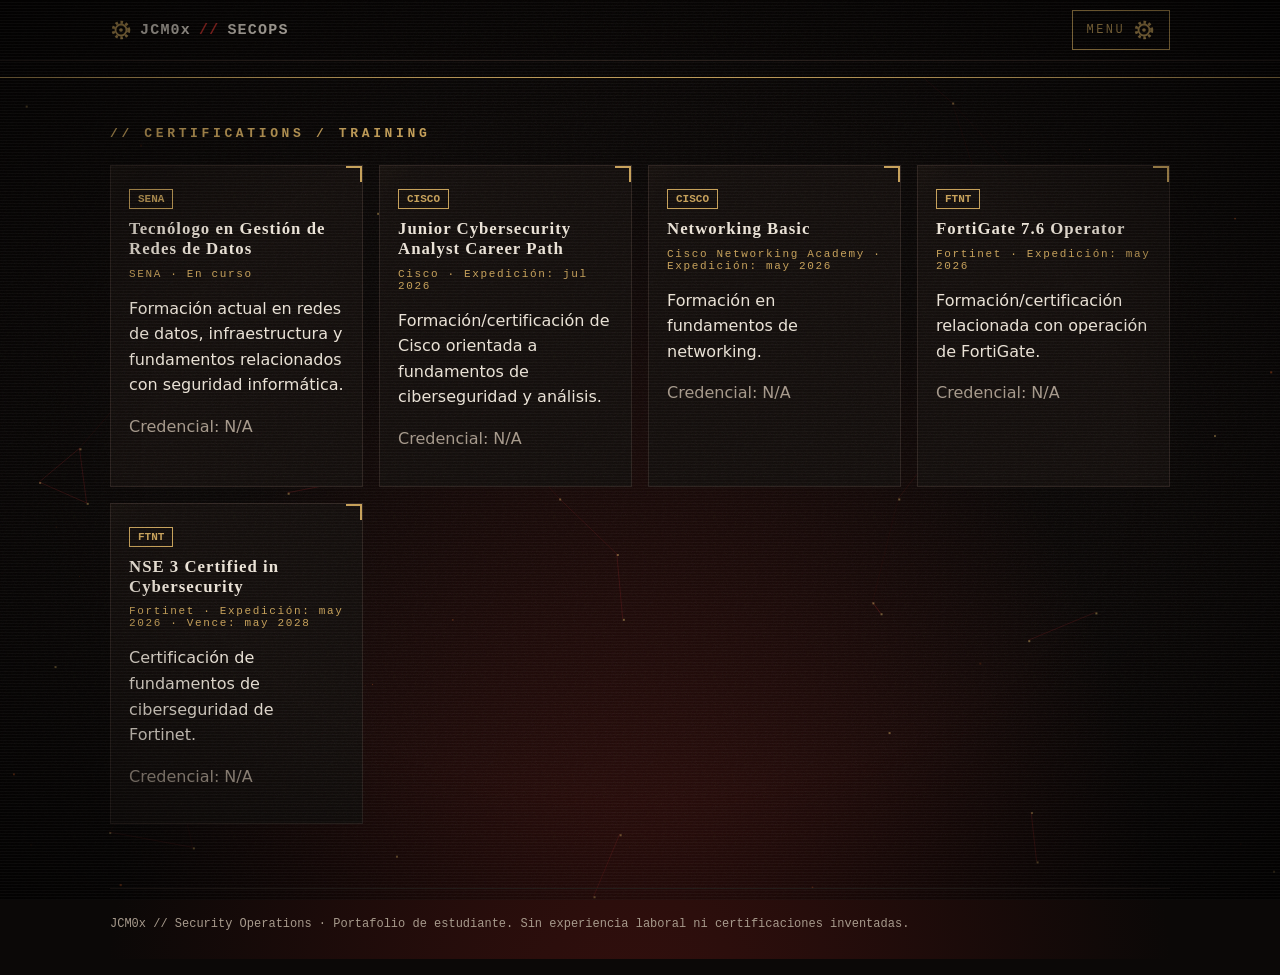
<file: training.html>
<!DOCTYPE html><html lang="es"><head><meta charset="utf-8"><meta name="viewport" content="width=device-width,initial-scale=1">
<title>TRAINING // JCM0x Security Operations</title><meta name="description" content="Portafolio de ciberseguridad de Jhonatan Steven: Blue Team, SOC, redes y práctica en pentesting."><meta name="theme-color" content="#0b0807">
<link rel="stylesheet" href="style.css"></head><body><canvas id="bg" aria-hidden="true"></canvas><a class="skip" href="#main">Saltar al contenido</a>
<header><div class="bar"><a class="brand" href="index.html"><svg class="cog" viewBox="0 0 24 24" width="22" height="22" aria-hidden="true" focusable="false"><circle cx="12" cy="12" r="8.5" fill="none" stroke="currentColor" stroke-width="3.2" stroke-dasharray="2.8 2.8"/><circle cx="12" cy="12" r="6" fill="none" stroke="currentColor" stroke-width="2"/><circle cx="12" cy="12" r="2" fill="currentColor"/></svg> JCM0x<span> // </span>SECOPS</a>
<button class="nav-toggle" aria-expanded="false" aria-controls="nav" aria-label="Abrir menú de navegación"><span>MENU</span> <svg class="cog" viewBox="0 0 24 24" width="22" height="22" aria-hidden="true" focusable="false"><circle cx="12" cy="12" r="8.5" fill="none" stroke="currentColor" stroke-width="3.2" stroke-dasharray="2.8 2.8"/><circle cx="12" cy="12" r="6" fill="none" stroke="currentColor" stroke-width="2"/><circle cx="12" cy="12" r="2" fill="currentColor"/></svg></button>
<nav id="nav" class="drawer" aria-label="Principal"><button class="dclose" type="button" aria-label="Cerrar menú">&#10005;</button><p class="dh">// NAVEGACIÓN DEL SISTEMA</p><ul><li><a href="index.html"><i>00</i><b>HOME</b><small>Portada del sistema</small></a></li><li><a href="about.html"><i>01</i><b>ABOUT</b><small>Quién soy y mi formación</small></a></li><li><a href="operations.html"><i>02</i><b>OPERATIONS</b><small>Tareas de seguridad en práctica</small></a></li><li><a href="projects.html"><i>03</i><b>PROJECTS</b><small>Case files de proyectos</small></a></li><li><a href="labs.html"><i>04</i><b>LABS</b><small>CTF y laboratorios</small></a></li><li><a href="skills.html"><i>05</i><b>SKILLS</b><small>Herramientas y nivel real</small></a></li><li><a href="training.html"><i>06</i><b>TRAINING</b><small>Formación y certificaciones</small></a></li><li><a href="contact.html"><i>07</i><b>CONTACT</b><small>GitHub, TryHackMe, LinkedIn, correo</small></a></li></ul><p class="dh dim">Elige un módulo para acceder.</p></nav><div class="veil" hidden></div></div>
<div class="bin" aria-hidden="true"><span>01001010 01000011 01001101 00110000 01111000 &#9670; 01010011 01000101 01000011 01001111 01010000 01010011 &#9670; 01001111 01001110 01001100 01001001 01001110 01000101 &#9670; 01001010 01000011 01001101 00110000 01111000 &#9670; 01010011 01000101 01000011 01001111 01010000 01010011 &#9670; 01001111 01001110 01001100 01001001 01001110 01000101</span></div></header>
<main id="main">
<section class="page"><h2>Certifications / Training</h2><div class="grid" id="training-list"></div></section>
</main>
<footer>JCM0x // Security Operations · Portafolio de estudiante. Sin experiencia laboral ni certificaciones inventadas.</footer>
<script src="data.js"></script><script src="main.js"></script><script src="fx.js"></script></body></html>
</file>
<file: style.css>
:root{--bg:#0a0a0b;--panel:#121214;--line:#2a2a2e;--text:#e6e6e8;--dim:#9a9aa2;--red:#e5383b;--red-d:#7a1518;--ok:#3ddc84;--mono:ui-monospace,SFMono-Regular,Menlo,Consolas,monospace}
*{box-sizing:border-box}html{scroll-behavior:smooth;scroll-padding-top:70px}
body{margin:0;background:var(--bg);color:var(--text);font:16px/1.6 system-ui,-apple-system,"Segoe UI",Roboto,sans-serif;overflow-x:hidden}
body::after{content:"";position:fixed;inset:0;pointer-events:none;background:repeating-linear-gradient(0deg,rgba(255,255,255,.025) 0 1px,transparent 1px 3px);z-index:50}
a{color:var(--red)}a:hover{color:#ff6b6e}
:focus-visible{outline:2px solid var(--red);outline-offset:3px}
.skip{position:absolute;left:-999px}.skip:focus{left:8px;top:8px;background:var(--red);color:#000;padding:6px 10px;z-index:100}
header{position:sticky;top:0;z-index:40;background:rgba(10,10,11,.92);border-bottom:1px solid var(--red-d);backdrop-filter:blur(6px)}
.bar{max-width:1100px;margin:auto;padding:10px 20px;display:flex;align-items:center;justify-content:space-between}
.brand{font:700 15px var(--mono);color:var(--text);text-decoration:none;letter-spacing:.08em}.brand span{color:var(--red)}
nav ul{display:flex;gap:4px;list-style:none;margin:0;padding:0}
nav a{display:block;padding:6px 10px;font:12px var(--mono);letter-spacing:.1em;color:var(--dim);text-decoration:none}
nav a:hover{color:var(--text)}
.nav-toggle{display:none;background:none;border:1px solid var(--line);color:var(--text);font:12px var(--mono);padding:6px 10px;cursor:pointer}
main,footer{max-width:1100px;margin:auto;padding:0 20px}
section{padding:64px 0;border-bottom:1px solid var(--line)}
h1,h2,h3{line-height:1.2;margin:0 0 .5em}
h2{font:700 13px var(--mono);letter-spacing:.2em;color:var(--red);text-transform:uppercase}
h2::before{content:"// "}
.lead{max-width:62ch;color:var(--dim)}
.hero{display:grid;grid-template-columns:1.1fr .9fr;gap:32px;align-items:center;min-height:80vh}
.hero h1{font:700 clamp(2.6rem,8vw,4.5rem) var(--mono);letter-spacing:.04em}
.hero h1 b{color:var(--red)}
.glitch{position:relative}
@media(prefers-reduced-motion:no-preference){.glitch::after{content:attr(data-t);position:absolute;left:0;top:0;color:var(--red);opacity:0;clip-path:inset(0 0 60% 0);animation:gl 7s infinite}}
@keyframes gl{0%,93%,100%{opacity:0;transform:none}94%{opacity:.6;transform:translateX(3px)}96%{opacity:.5;transform:translateX(-2px)}}
.sub{font:14px var(--mono);letter-spacing:.12em;color:var(--dim)}
.btns{display:flex;flex-wrap:wrap;gap:10px;list-style:none;padding:0;margin:22px 0 0}
.btn{display:inline-block;padding:9px 16px;border:1px solid var(--red);color:var(--text);font:13px var(--mono);letter-spacing:.08em;text-decoration:none;background:transparent}
.btn:hover,.btn.primary{background:var(--red);color:#0a0a0b}
.panel{background:var(--panel);border:1px solid var(--line);border-top:2px solid var(--red)}
.panel header{position:static;padding:8px 14px;border-bottom:1px solid var(--line);font:11px var(--mono);color:var(--dim);letter-spacing:.15em;background:none}
.status{list-style:none;margin:0;padding:12px 14px;font:12px var(--mono);border-bottom:1px solid var(--line)}
.status li{display:flex;justify-content:space-between;padding:2px 0}
.on{color:var(--ok)}.on::before{content:"● ";animation:blink 2s infinite}
@media(prefers-reduced-motion:reduce){.on::before{animation:none}}
@keyframes blink{50%{opacity:.35}}
pre#term{margin:0;padding:14px;min-height:150px;font:12px/1.7 var(--mono);color:var(--text);white-space:pre-wrap}
pre#term::after{content:"_";color:var(--red);animation:blink 1s infinite}
.note{font:12px var(--mono);color:var(--dim)}
.grid{display:grid;grid-template-columns:repeat(auto-fit,minmax(250px,1fr));gap:16px;margin-top:24px}
.card{background:var(--panel);border:1px solid var(--line);padding:18px;transition:border-color .2s}
.card:hover{border-color:var(--red-d)}
.card h3{font-size:1.05rem}.kicker{font:11px var(--mono);letter-spacing:.15em;color:var(--red);margin:0 0 6px}
.tag{display:inline-block;font:11px var(--mono);letter-spacing:.08em;border:1px solid var(--line);padding:2px 8px;color:var(--dim)}
.case{grid-column:1/-1}
dl{display:grid;grid-template-columns:130px 1fr;gap:6px 14px;font-size:.92rem}dt{font:11px var(--mono);color:var(--dim);letter-spacing:.1em;padding-top:3px}dd{margin:0}
.dim{color:var(--dim)}
.skills{list-style:none;padding:0;margin:24px 0 0;display:grid;grid-template-columns:repeat(auto-fill,minmax(180px,1fr));gap:10px}
.skill{display:flex;justify-content:space-between;align-items:center;gap:8px;padding:10px 12px;background:var(--panel);border:1px solid var(--line);border-left:3px solid var(--dim)}
.skill b{font:10px var(--mono);letter-spacing:.1em;color:var(--dim)}
.lv-active{border-left-color:var(--ok)}.lv-active b{color:var(--ok)}
.lv-learning{border-left-color:var(--red)}.lv-learning b{color:var(--red)}
.badge{display:inline-block;font:700 11px var(--mono);border:1px solid var(--red-d);color:var(--red);padding:3px 8px;margin-bottom:10px}
#contact-list{list-style:none;padding:0;display:flex;flex-wrap:wrap;gap:10px}
footer{padding:28px 20px;font:12px var(--mono);color:var(--dim)}
.page{padding-top:48px}
@media(max-width:820px){
  .hero{grid-template-columns:1fr;min-height:0}
  .nav-toggle{display:block}
  nav ul{display:none;position:absolute;left:0;right:0;top:100%;flex-direction:column;background:var(--bg);border-bottom:1px solid var(--red-d);padding:8px 20px}
  nav ul.open{display:flex}
  dl{grid-template-columns:1fr}
}

.prompt{font:14px var(--mono);color:var(--ok);margin:10px 0}.prompt span{color:var(--text)}

#bg{position:fixed;inset:0;z-index:0;pointer-events:none}
header,main,footer{position:relative;z-index:1}header{position:sticky}
.sr{position:absolute;left:-999px}
.cmdline{display:flex;gap:8px;padding:8px 14px;border-top:1px solid var(--line);font:13px var(--mono);color:var(--ok)}
.cmdline input{flex:1;min-width:0;background:transparent;border:0;color:var(--text);font:13px var(--mono);outline:0}
.cmdline:focus-within{box-shadow:inset 0 -2px 0 var(--red)}
pre#term{max-height:210px;overflow:auto}pre#term::after{content:none}
.card{position:relative;overflow:hidden}
.card::before{content:"";position:absolute;inset:0;background:radial-gradient(240px circle at var(--mx,-99px) var(--my,-99px),rgba(229,56,59,.16),transparent 70%);pointer-events:none}
.card::after{content:"";position:absolute;top:0;right:0;width:14px;height:14px;border-top:2px solid var(--red);border-right:2px solid var(--red)}
.card:hover{transform:translateY(-3px);border-color:var(--red)}
.card{transition:transform .2s,border-color .2s}
.js .rv{opacity:0;transform:translateY(16px);transition:opacity .6s,transform .6s}.js .rv.in{opacity:1;transform:none}
.filters{display:flex;flex-wrap:wrap;gap:8px;margin-top:16px}
.filters button{background:none;border:1px solid var(--line);color:var(--dim);font:12px var(--mono);padding:6px 12px;cursor:pointer;letter-spacing:.08em}
.filters button[aria-pressed=true]{border-color:var(--red);color:var(--text);background:var(--red-d)}
.panel{position:relative;overflow:hidden}
@media(prefers-reduced-motion:no-preference){.panel::after{content:"";position:absolute;left:0;right:0;height:60px;top:-60px;background:linear-gradient(transparent,rgba(229,56,59,.08),transparent);animation:sweep 6s linear infinite;pointer-events:none}
.brand span{animation:blink 2s infinite}}
@keyframes sweep{to{top:100%}}
#boot{position:fixed;inset:0;z-index:200;background:#050506;display:grid;place-items:center;font:13px var(--mono);color:var(--ok);cursor:pointer;transition:opacity .5s}
#boot.off{opacity:0}#boot div{max-width:320px;padding:20px}#boot i{display:block;height:3px;background:var(--red-d);margin:14px 0;overflow:hidden}
#boot i::after{content:"";display:block;height:100%;background:var(--red);animation:ld 1.6s ease-out forwards}
@keyframes ld{from{width:0}to{width:100%}}

.hero{position:relative}.hero>*{position:relative;z-index:1}
.eye{position:absolute!important;z-index:0!important;right:-40px;top:50%;width:min(620px,95vw);height:auto;transform:translateY(-50%);opacity:.3;pointer-events:none}
.eye .rot{transform-origin:300px 300px}
@media(prefers-reduced-motion:no-preference){.eye .r1{animation:spin 40s linear infinite}.eye .r2{animation:spin 26s linear infinite reverse}.eye .core{animation:pulse 3s ease-in-out infinite}}
@keyframes spin{to{transform:rotate(360deg)}}@keyframes pulse{50%{opacity:.6}}
.tasks{margin:8px 0 0;padding-left:18px;color:var(--dim);font-size:.93rem}.tasks li{margin:4px 0}
.empty{padding:22px;border:1px dashed var(--red-d);background:var(--panel);color:var(--dim);font:14px var(--mono);margin-top:20px}
.sgroup{margin-top:26px}.sgroup h3{font:12px var(--mono);letter-spacing:.18em;color:var(--dim);margin:0}
.sgroup .skills{margin-top:10px}

:root{--bg:#0b0807;--panel:#140f0d;--line:#2e2420;--red:#c4302b;--red-d:#6e1a16;--brass:#c8a25a;--dim:#a79a8c;--text:#ece4d8}
body{background:radial-gradient(ellipse at 50% 120%,rgba(110,26,22,.45),transparent 60%),var(--bg)}
body::before{content:"";position:fixed;inset:0;pointer-events:none;z-index:49;opacity:.06;background-image:url("data:image/svg+xml;utf8,<svg xmlns='http://www.w3.org/2000/svg' width='160' height='160'><filter id='n'><feTurbulence baseFrequency='.9' numOctaves='2'/></filter><rect width='160' height='160' filter='url(%23n)'/></svg>")}
h1,h3{font-family:Georgia,"Times New Roman",serif;letter-spacing:.06em}
h1{text-transform:uppercase}.hero h1 b{color:var(--brass)}
h2,.kicker{color:var(--brass)}h2{letter-spacing:.28em}
header{border-bottom:1px solid var(--brass)}
.brand{display:flex;align-items:center;gap:8px}.brand .cog{color:var(--brass)}
@media(prefers-reduced-motion:no-preference){.brand:hover .cog{animation:spin 2s linear infinite}}
nav a i{font-style:normal;color:var(--red);margin-right:4px}
nav a:hover,nav a[aria-current=page]{color:var(--brass);box-shadow:inset 0 -2px 0 var(--brass)}
.bin{overflow:hidden;white-space:nowrap;border-top:1px solid var(--line);font:10px var(--mono);color:var(--red-d);padding:2px 0;letter-spacing:.15em}
.bin span{display:inline-block;padding-left:100%}
@media(prefers-reduced-motion:no-preference){.bin span{animation:mq 70s linear infinite}}
@media(prefers-reduced-motion:reduce){.bin span{padding-left:0}}
@keyframes mq{to{transform:translateX(-100%)}}
.btn{border-color:var(--brass)}.btn:hover,.btn.primary{background:var(--brass);color:#0b0807}
.panel{border-top-color:var(--brass)}.card::after{border-color:var(--brass)}.card:hover{border-color:var(--brass)}
.card::before{background:radial-gradient(240px circle at var(--mx,-99px) var(--my,-99px),rgba(200,162,90,.14),transparent 70%)}
a.mod{display:block;color:var(--text);text-decoration:none}a.mod:hover h3{color:var(--brass)}a.mod::after{content:"→";position:absolute;right:14px;bottom:10px;color:var(--brass);border:0;width:auto;height:auto;top:auto}
.prompt{color:var(--brass)}.badge{color:var(--brass);border-color:var(--brass)}
.page{min-height:50vh}
@media(prefers-reduced-motion:no-preference){main{animation:pin .45s ease-out}body.leaving main{opacity:0;transform:translateY(-8px);transition:opacity .25s,transform .25s}}
@keyframes pin{from{opacity:0;transform:translateY(10px)}}

/* ===== Menú en esquina (desplegable) ===== */
header{backdrop-filter:none;background:rgba(11,8,7,.96)}
.nav-toggle{display:flex!important;align-items:center;gap:8px;background:transparent;border:1px solid var(--brass);color:var(--brass);font:12px var(--mono);letter-spacing:.2em;padding:8px 14px;cursor:pointer;margin-left:auto}
.nav-toggle:hover,.nav-toggle[aria-expanded=true]{background:var(--brass);color:#0b0807}
.drawer{position:fixed;top:0;right:0;height:100vh;width:min(400px,92vw);background:linear-gradient(180deg,#140d0a,#0b0807);border-left:2px solid var(--brass);box-shadow:-20px 0 60px rgba(0,0,0,.8);transform:translateX(105%);visibility:hidden;transition:transform .35s cubic-bezier(.2,.8,.2,1),visibility 0s .35s;z-index:90;padding:64px 22px 22px;overflow-y:auto}
.drawer.open{transform:none;visibility:visible;transition:transform .35s cubic-bezier(.2,.8,.2,1)}
.drawer::before{content:"";position:absolute;left:0;right:0;top:0;height:8px;background:repeating-linear-gradient(45deg,var(--brass) 0 10px,#0b0807 10px 20px)}
.dclose{position:absolute;top:18px;right:16px;background:none;border:1px solid var(--line);color:var(--text);width:36px;height:36px;cursor:pointer;font-size:14px}.dclose:hover{border-color:var(--red);color:var(--red)}
.dh{font:11px var(--mono);letter-spacing:.2em;color:var(--red);margin:0 0 12px}
#nav ul{display:block!important;position:static!important;background:none!important;border:0!important;padding:0!important;margin:0 0 16px}
#nav li{margin:0}
#nav a{display:grid;grid-template-columns:38px 1fr;grid-template-rows:auto auto;align-items:center;padding:12px 10px;border-bottom:1px solid var(--line);color:var(--text);text-decoration:none;box-shadow:none!important;transition:background .2s,padding-left .2s}
#nav a i{grid-row:1/3;font:700 18px var(--mono);color:var(--red);margin:0}
#nav a b{font:700 15px Georgia,serif;letter-spacing:.14em}
#nav a small{font:11px var(--mono);color:var(--dim)}
#nav a:hover,#nav a:focus-visible,#nav a[aria-current=page]{background:rgba(200,162,90,.1);padding-left:18px;color:var(--brass)}
#nav a[aria-current=page] b::after{content:" ◂ AQUÍ";font:10px var(--mono);color:var(--red)}
.veil{position:fixed;inset:0;background:rgba(0,0,0,.7);z-index:80}.veil[hidden]{display:none}
.bar{position:relative}
/* ===== Apocalíptico ===== */
.warn{font:12px var(--mono);letter-spacing:.2em;color:var(--red);margin:0 0 6px}
@media(prefers-reduced-motion:no-preference){.warn{animation:blink 2.4s infinite}}
body::after{background:repeating-linear-gradient(0deg,rgba(255,255,255,.03) 0 1px,transparent 1px 3px),radial-gradient(ellipse at center,transparent 55%,rgba(0,0,0,.7))}
.hero::after{content:"";position:absolute;left:0;right:0;bottom:0;height:6px;background:repeating-linear-gradient(45deg,var(--red-d) 0 12px,transparent 12px 24px);opacity:.7;z-index:0}
/* ===== Módulos ===== */
.modgrid{grid-template-columns:repeat(auto-fit,minmax(260px,1fr));gap:22px}
.mod{position:relative;display:block;padding:26px 22px 40px;color:var(--text);text-decoration:none;overflow:hidden;
 background:radial-gradient(circle at 12px 12px,var(--brass) 2px,transparent 3px) 0 0/100% 100% no-repeat,linear-gradient(160deg,#1b1210,#0d0908);
 border:1px solid var(--brass);border-left:5px solid var(--red);
 clip-path:polygon(16px 0,100% 0,100% calc(100% - 16px),calc(100% - 16px) 100%,0 100%,0 16px);transition:transform .15s,box-shadow .3s,border-color .3s;will-change:transform}
.mod::before{content:attr(data-n);position:absolute;right:10px;bottom:-22px;font:700 110px Georgia,serif;color:rgba(200,162,90,.07);pointer-events:none;background:none}
.mod::after{content:"";position:absolute;left:0;right:0;top:-40%;height:40%;background:linear-gradient(transparent,rgba(196,48,43,.18),transparent);opacity:0;pointer-events:none;border:0;width:auto}
.mod .cog{position:absolute;top:16px;right:16px;color:var(--brass);width:30px;height:30px}
.mod h3{font-size:1.4rem;margin:.1em 0 .3em;letter-spacing:.14em}.mod p{color:var(--dim)}
.mod .kicker{color:var(--red)}
.mod .go{position:absolute;left:22px;bottom:14px;font:11px var(--mono);letter-spacing:.2em;color:var(--brass)}
.mod:hover,.mod:focus-visible{border-color:var(--red);box-shadow:0 0 32px rgba(196,48,43,.35);background-color:#140d0b}
.mod:hover h3,.mod:focus-visible h3{color:var(--brass)}
@media(prefers-reduced-motion:no-preference){.mod:hover::after{opacity:1;animation:scan 1.4s linear infinite}.mod:hover .cog{animation:spin 3s linear infinite}}
@keyframes scan{to{top:110%}}
@media(max-width:820px){.nav-toggle{display:flex!important}}

/* ===== Security Operations Console ===== */
.ops-console{position:relative;background:linear-gradient(145deg,rgba(24,16,13,.97),rgba(10,8,7,.98));border:1px solid var(--line);border-top:2px solid var(--brass);box-shadow:0 18px 50px rgba(0,0,0,.45);overflow:hidden}
.ops-console::before{content:"";position:absolute;inset:0;pointer-events:none;background:linear-gradient(90deg,transparent 0 49.8%,rgba(200,162,90,.05) 50%,transparent 50.2%),repeating-linear-gradient(0deg,transparent 0 28px,rgba(255,255,255,.018) 29px);opacity:.7}
.console-top{position:relative;display:flex;justify-content:space-between;align-items:center;gap:16px;padding:13px 17px;border-bottom:1px solid var(--line);font-family:var(--mono)}
.console-top>div{display:flex;align-items:center;gap:12px}.console-kicker{font-size:10px;color:var(--red);letter-spacing:.18em}.console-top strong{font:700 13px var(--mono);letter-spacing:.12em;color:var(--text)}
.console-live{font:10px var(--mono);letter-spacing:.12em;color:var(--ok);white-space:nowrap}.console-live i{display:inline-block;width:7px;height:7px;border-radius:50%;background:var(--ok);box-shadow:0 0 9px rgba(61,220,132,.7);margin-right:6px}
.console-grid{position:relative;display:grid;grid-template-columns:.72fr 1.28fr;min-height:270px}
.console-status{padding:20px;border-right:1px solid var(--line);display:grid;align-content:center;gap:10px}
.console-status div{display:flex;justify-content:space-between;gap:12px;padding:11px 12px;background:rgba(200,162,90,.035);border-left:2px solid var(--red-d);font:10px var(--mono);letter-spacing:.07em}
.console-status span{color:var(--dim)}.console-status b{color:var(--brass);font-weight:600}.console-status div:nth-child(-n+2) b{color:var(--ok)}
.console-terminal{padding:0 0 12px;background:rgba(0,0,0,.16)}
.terminal-head{display:flex;justify-content:space-between;padding:10px 14px;border-bottom:1px solid var(--line);font:9px var(--mono);letter-spacing:.15em;color:var(--dim)}
.console-terminal pre#term{min-height:185px;max-height:185px;padding:16px 18px;color:#d8d0c5;font-size:11px;line-height:1.8}
.console-terminal .cmdline{margin:0 14px;padding:10px 12px;border:1px solid var(--line);background:#090807;gap:10px;color:var(--brass)}
.console-terminal .cmdline input::placeholder{color:#655e56}
.console-foot{position:relative;display:flex;justify-content:space-between;gap:14px;padding:10px 16px;border-top:1px solid var(--line);font:9px var(--mono);letter-spacing:.1em;color:var(--dim)}
.console-foot b{color:var(--brass);font-weight:600}
@media(max-width:820px){.console-top{align-items:flex-start;flex-direction:column}.console-grid{grid-template-columns:1fr}.console-status{border-right:0;border-bottom:1px solid var(--line);grid-template-columns:1fr 1fr}.console-foot{flex-direction:column;gap:5px}}
@media(max-width:520px){.console-status{grid-template-columns:1fr}.console-top strong{font-size:11px}.console-foot{font-size:8px}}
</file>
